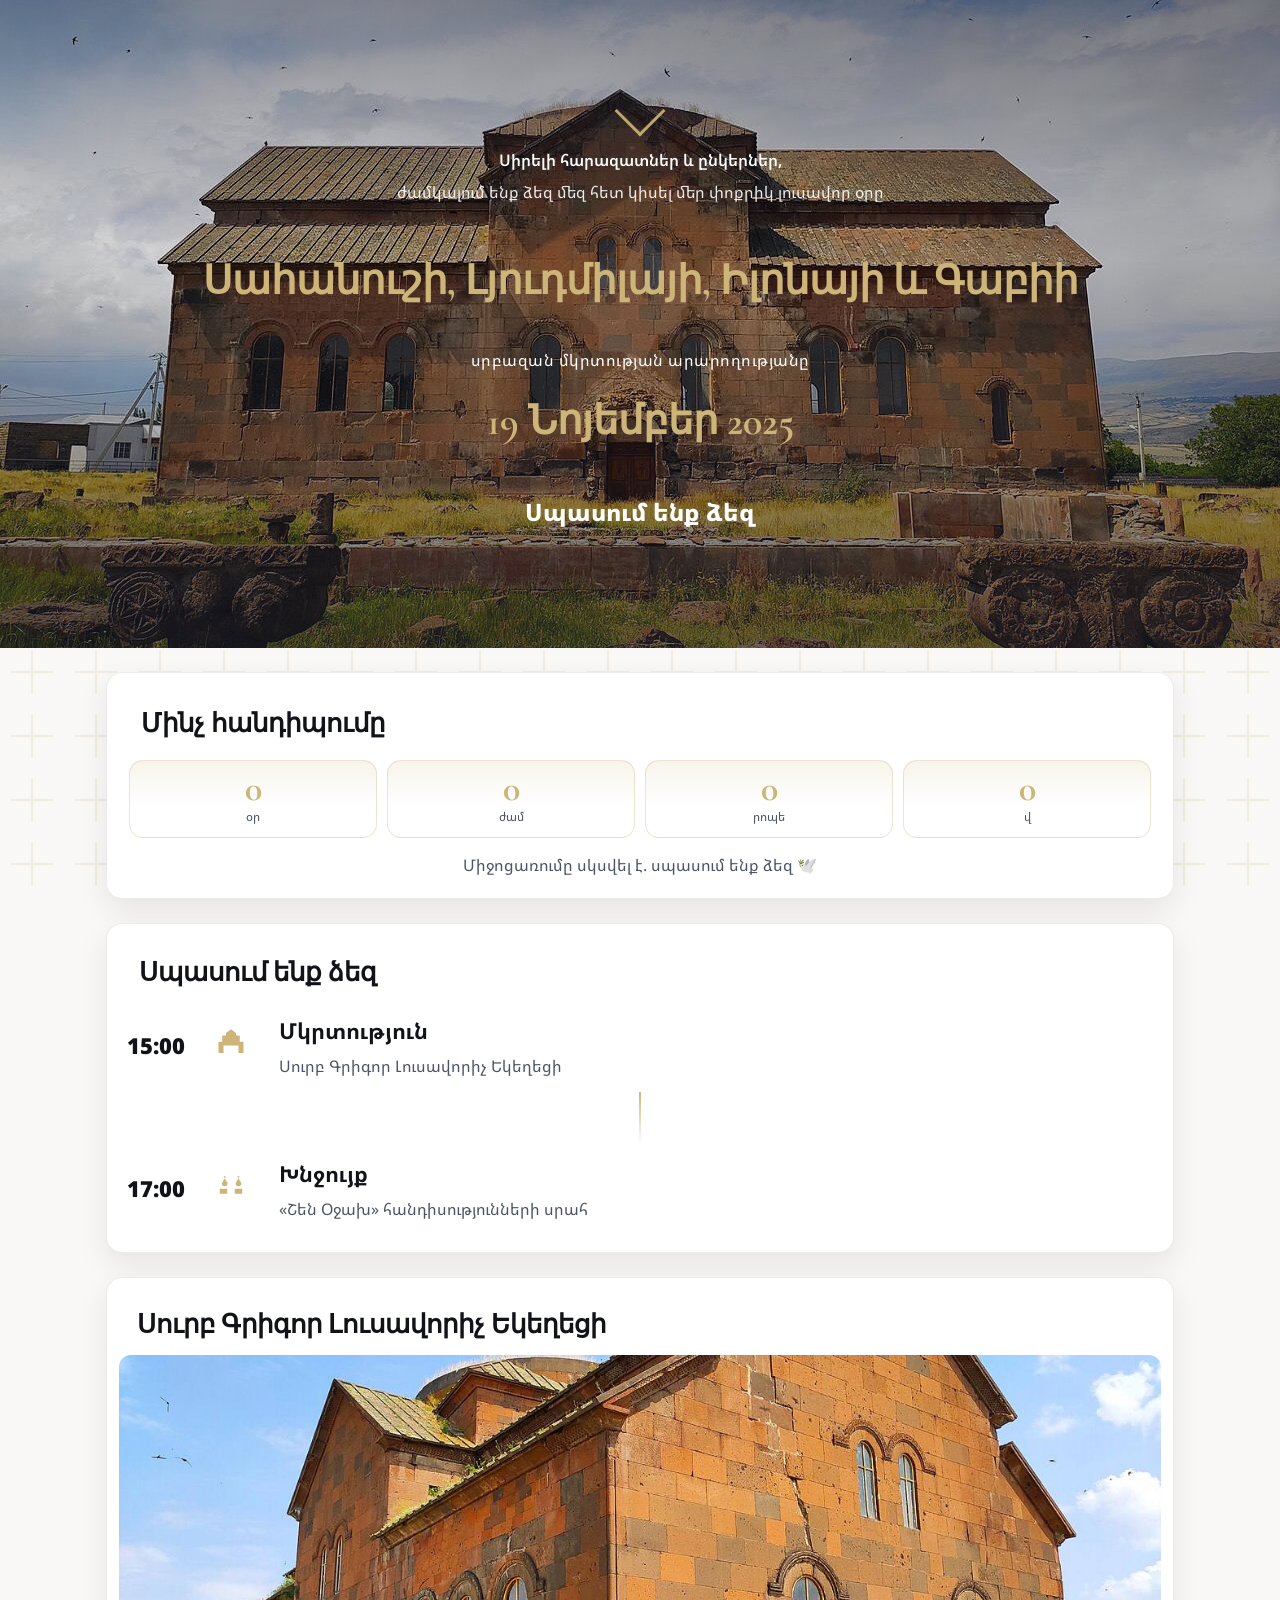
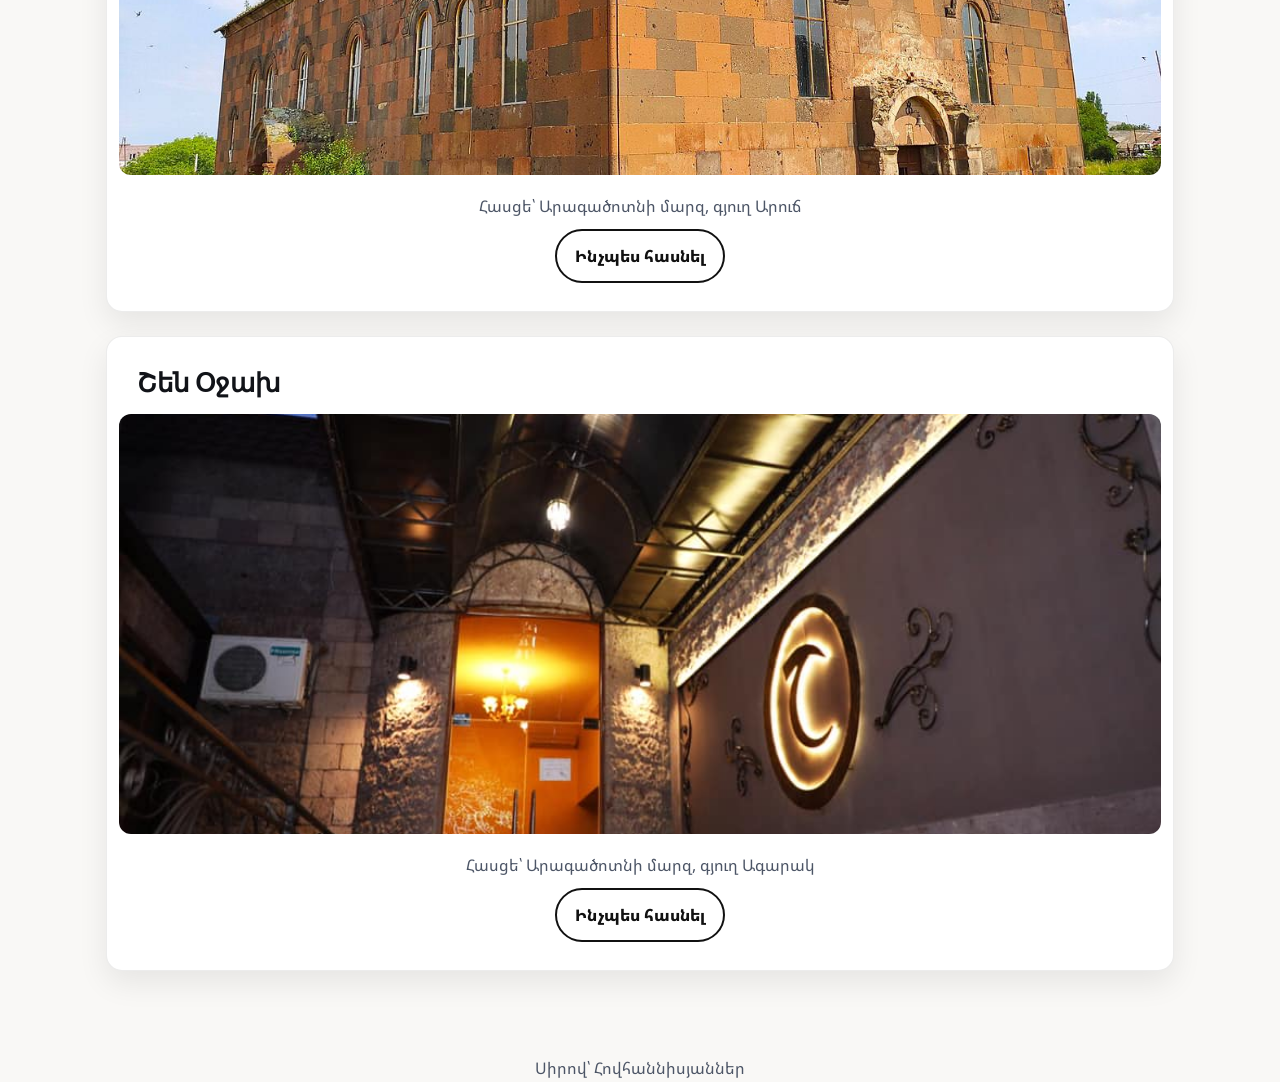
<file: index.html>
<!DOCTYPE html>
<html lang="hy">
<head>
    <meta charset="UTF-8">
    <meta name="viewport" content="width=device-width, initial-scale=1">
    <title>Մկրտության հրավիրատոմս</title>
    <!-- Fonts -->
    <link rel="preconnect" href="https://fonts.googleapis.com">
    <link rel="preconnect" href="https://fonts.gstatic.com" crossorigin>
    <link href="https://fonts.googleapis.com/css2?family=Cormorant+Garamond:wght@400;600;700&family=Noto+Sans+Armenian:wght@300;400;600;700&display=swap" rel="stylesheet">
    <link rel="stylesheet" href="styles.css">
</head>
<body>

    <header class="hero" id="top">
        <div class="hero__overlay"></div>
        <div class="hero__content">
            <div class="chevron" id="scrollDown" aria-label="Ներքև սքրոլ"></div>
            <p class="intro">Սիրելի հարազատներ և ընկերներ,</p>
            <p class="intro-sub">ժամկալում ենք ձեզ մեզ հետ կիսել մեր փոքրիկ լուսավոր օրը</p>
            <h1 class="script">Սահանուշի, Լյուդմիլայի, Իլոնայի և Գաբիի</h1>
            <p class="subtitle">սրբազան մկրտության արարողությանը</p>
            <p class="date script">19 Նոյեմբեր 2025</p>
            <p class="cta">Սպասում ենք ձեզ</p>
        </div>
    </header>

    <main class="container">
        <!-- Countdown -->
        <section class="card countdown" id="countdown">
            <h2 class="section-title">Մինչ հանդիպումը</h2>
            <div class="cd-grid" aria-live="polite">
                <div class="cd-box"><span id="cd-days" class="cd-num">0</span><span class="cd-label">օր</span></div>
                <div class="cd-box"><span id="cd-hours" class="cd-num">0</span><span class="cd-label">ժամ</span></div>
                <div class="cd-box"><span id="cd-mins" class="cd-num">0</span><span class="cd-label">րոպե</span></div>
                <div class="cd-box"><span id="cd-secs" class="cd-num">0</span><span class="cd-label">վ</span></div>
            </div>
            <p id="cd-note" class="cd-note"></p>
        </section>
        <!-- Program / timeline -->
        <section class="card timeline" id="program">
            <h2 class="section-title">Սպասում ենք ձեզ</h2>
            <div class="row">
                <div class="time">15:00</div>
                <div class="icon">
                    <!-- church -->
                    <svg viewBox="0 0 64 64" aria-hidden="true"><path d="M32 10l8 6v4h6v10h6v18h-8V36H20v12h-8V30h6V20h6v-4l8-6z" fill="#cdb57a"/></svg>
                </div>
                <div class="details">
                    <h3>Մկրտություն</h3>
                    <p>Սուրբ Գրիգոր Լուսավորիչ Եկեղեցի</p>
                </div>
            </div>
            <div class="divider"></div>
            <div class="row">
                <div class="time">17:00</div>
                <div class="icon">
                    <!-- glasses -->
                    <svg viewBox="0 0 64 64" aria-hidden="true"><path d="M20 18l6 10c2 3-1 6-4 6-3 0-6-3-4-6l6-10zm22 0l6 10c2 3-1 6-4 6-3 0-6-3-4-6l6-10zM14 38h12v8H14zM38 38h12v8H38z" fill="#cdb57a"/></svg>
                </div>
                <div class="details">
                    <h3>Խնջույք</h3>
                    <p>«Շեն Օջախ» հանդիսությունների սրահ</p>
                </div>
            </div>
        </section>

        <!-- Church section -->
        <section class="card place" id="church">
            <h2 class="section-title">Սուրբ Գրիգոր Լուսավորիչ Եկեղեցի</h2>
            <figure class="media">
                <img src="images/img2.jpg" alt="Եկեղեցու լուսանկար">
            </figure>
            <p class="address">Հասցե՝ Արագածոտնի մարզ, գյուղ Արուճ</p>
            <div class="actions">
                <a class="btn map-btn" href="#" data-address="Սուրբ Գրիգոր Լուսավորիչ Եկեղեցի, Արուճ">Ինչպես հասնել</a>
            </div>
        </section>

        <!-- Hall section -->
        <section class="card place" id="hall">
            <h2 class="section-title">Շեն Օջախ</h2>
            <figure class="media">
                <img src="./images/img3.jpg" alt="Սրահի լուսանկար">
            </figure>
            <p class="address">Հասցե՝ Արագածոտնի մարզ, գյուղ Ագարակ</p>
            <div class="actions">
                <a class="btn map-btn" href="#" data-address="Շեն Օջախ, Ագարակ">Ինչպես հասնել</a>
            </div>
        </section>

        
    </main>

    <footer class="footer">
        <p>Սիրով՝ Հովհաննիսյաններ</p>
    </footer>

    <script src="script.js"></script>
</body>
</html>
</file>
<file: styles.css>
/* Armenian-styled Baptism Invitation - Responsive UI */

:root{
  --bg:#f9f8f6;
  --text:#111318;
  --muted:#4c5566;
  --gold:#cdb57a; /* warm gold like screenshots */
  --card:#ffffff;
  --ring:rgba(205,181,122,.35);
  --shadow:0 12px 30px rgba(0,0,0,.08);
}

*{box-sizing:border-box}
html,body{height:100%}
body{
  margin:0;
  font-family:"Noto Sans Armenian", system-ui, -apple-system, Segoe UI, Roboto, Helvetica, Arial;
  color:var(--text);
  /* Soft pastel gradient + subtle cross pattern for baptism */
  background-image:
    radial-gradient(1200px 800px at 80% -10%, rgba(217,230,255,.6), transparent 60%),
    radial-gradient(900px 600px at -10% 30%, rgba(255,225,235,.6), transparent 60%),
    url("data:image/svg+xml,%3Csvg xmlns='http://www.w3.org/2000/svg' width='64' height='64' viewBox='0 0 64 64'%3E%3Cg fill='none' stroke='%23cdb57a' stroke-opacity='0.18' stroke-width='2'%3E%3Cpath d='M32 10v44M11 32h42'/%3E%3C/g%3E%3C/svg%3E");
  background-color: var(--bg);
  background-repeat: no-repeat, no-repeat, repeat;
  background-size: auto, auto, 64px 64px;
  background-attachment: fixed, fixed, fixed;
  line-height:1.65;
}

/* Floating buttons */
.fab{position:fixed; right:16px; top:16px; display:flex; gap:10px; z-index:40}
.pill{appearance:none; border:1px solid #eee; background:#fff; color:#111; padding:10px 14px; border-radius:999px; cursor:pointer; font-weight:700; box-shadow:0 6px 16px rgba(0,0,0,.08)}
.pill:hover{transform:translateY(-1px)}
.pill:focus{outline:none; box-shadow:0 0 0 4px var(--ring)}
.pill-primary{background:var(--gold); color:#fff; border-color:transparent}

/* Hero */
.hero{position:relative; height: min(72vh, 720px); background:url('images/img1.jpg') center/cover no-repeat}
.hero__overlay{position:absolute; inset:0; background:linear-gradient(180deg, rgba(20,24,38,.5), rgba(20,24,38,.15) 40%, rgba(20,24,38,.6))}
.hero__content{position:relative; z-index:1; height:100%; display:flex; flex-direction:column; align-items:center; justify-content:center; text-align:center; color:#fff; padding:16px}

.chevron{width:36px; height:36px; border-bottom:3px solid var(--gold); border-right:3px solid var(--gold); transform:rotate(45deg); margin-bottom:18px; opacity:.9}

.intro{margin:0 0 6px; font-weight:600}
.intro-sub{margin:0 0 16px; opacity:.9}
.script{font-family:"Cormorant Garamond", Georgia, serif; color:var(--gold)}
.hero .script{font-size: clamp(40px, 5vw, 20px); font-weight:700}
.subtitle{margin:6px 0 0; letter-spacing:.5px}
.date{font-size: clamp(22px, 6vw, 44px); margin:14px 0}
.cta{font-size: clamp(18px, 3.8vw, 24px); font-weight:800}

/* Subtle dove/cross watermark */
.hero::after{
  content:"";
  position:absolute; inset:0; pointer-events:none;
  background-image:url("data:image/svg+xml,%3Csvg xmlns='http://www.w3.org/2000/svg' viewBox='0 0 128 128'%3E%3Cpath fill='%23ffffff' fill-opacity='0.08' d='M64 10l10 12h14v14l12 10-12 10v14H74L64 92 54 80H40V66L28 56l12-10V32h14L64 10z'/%3E%3C/svg%3E");
  background-repeat:no-repeat; background-position:center; background-size:220px 220px;
}

/* Layout */
.container{width:100%; max-width:1100px; margin:24px auto; padding:0 16px 60px; display:grid; grid-template-columns:1fr; gap:24px}
@media(min-width:900px){.container{grid-template-columns:1fr}}

.card{background:var(--card); border-radius:16px; overflow:hidden; border:1px solid rgba(17,19,24,.08); box-shadow:var(--shadow)}
.section-title{font-family:"Cormorant Garamond", Georgia, serif; font-size:26px; margin:18px 18px 6px}

/* Timeline */
.timeline{padding:10px 14px 18px}
.timeline .row{display:grid; grid-template-columns:72px 56px 1fr; align-items:center; gap:12px; padding:12px 6px}
.timeline .time{font-weight:900; font-size:22px}
.timeline .icon svg{width:40px; height:40px}
.timeline .details h3{margin:0 0 4px; font-size:22px}
.timeline .details p{margin:0; color:var(--muted)}
.divider{height:52px; width:2px; background:linear-gradient(180deg, var(--gold), transparent); margin:0 auto}

/* Places */
.place{padding:8px 12px 22px}
.media{margin:8px 0 10px}
.media img{width:100%; height:clamp(220px, 45vw, 420px); object-fit:cover; border-radius:12px}
.address{margin:8px 0 10px; text-align:center; color:var(--muted)}
.actions{display:flex; justify-content:center; padding-bottom:6px}
.btn{appearance:none; border:2px solid #111; background:transparent; color:#111; padding:12px 18px; border-radius:999px; font-weight:800; text-decoration:none; cursor:pointer}
.btn:hover{background:#111; color:#fff}

/* RSVP */
.rsvp{padding:10px 16px 22px}
.field{margin:10px 0}
.field label{display:block; font-weight:700; margin:0 0 6px}
.field input,.field select{width:100%; padding:12px 12px; border-radius:12px; border:1px solid rgba(17,19,24,.18); background:transparent; color:var(--text)}
.field input:focus,.field select:focus{outline:none; box-shadow:0 0 0 4px var(--ring); border-color:var(--gold)}
.error{color:#c0392b; font-size:12px; height:16px; display:block; margin-top:4px}
.form-actions{display:flex; align-items:center; gap:12px}
.status{color:var(--muted); font-size:14px}

.footer{text-align:center; color:var(--muted); margin:6px 0 28px}

/* Countdown */
.countdown{padding:12px 16px 20px}
.cd-grid{display:grid; grid-template-columns:repeat(4,1fr); gap:10px; padding:8px 6px}
.cd-box{display:flex; flex-direction:column; align-items:center; justify-content:center; background:linear-gradient(180deg, rgba(205,181,122,.15), transparent 60%); border:1px solid rgba(205,181,122,.35); border-radius:14px; padding:10px 8px}
.cd-num{font-family:"Cormorant Garamond", Georgia, serif; font-size:clamp(22px,6vw,36px); color:var(--gold); font-weight:700; line-height:1}
.cd-label{font-size:12px; color:var(--muted)}
.cd-note{text-align:center; color:var(--muted); margin:6px 0 0}

/* Print */
@media print{
  body{background:#fff}
  .fab{display:none}
  .container{max-width:720px}
  .btn{display:none}
}
</file>
